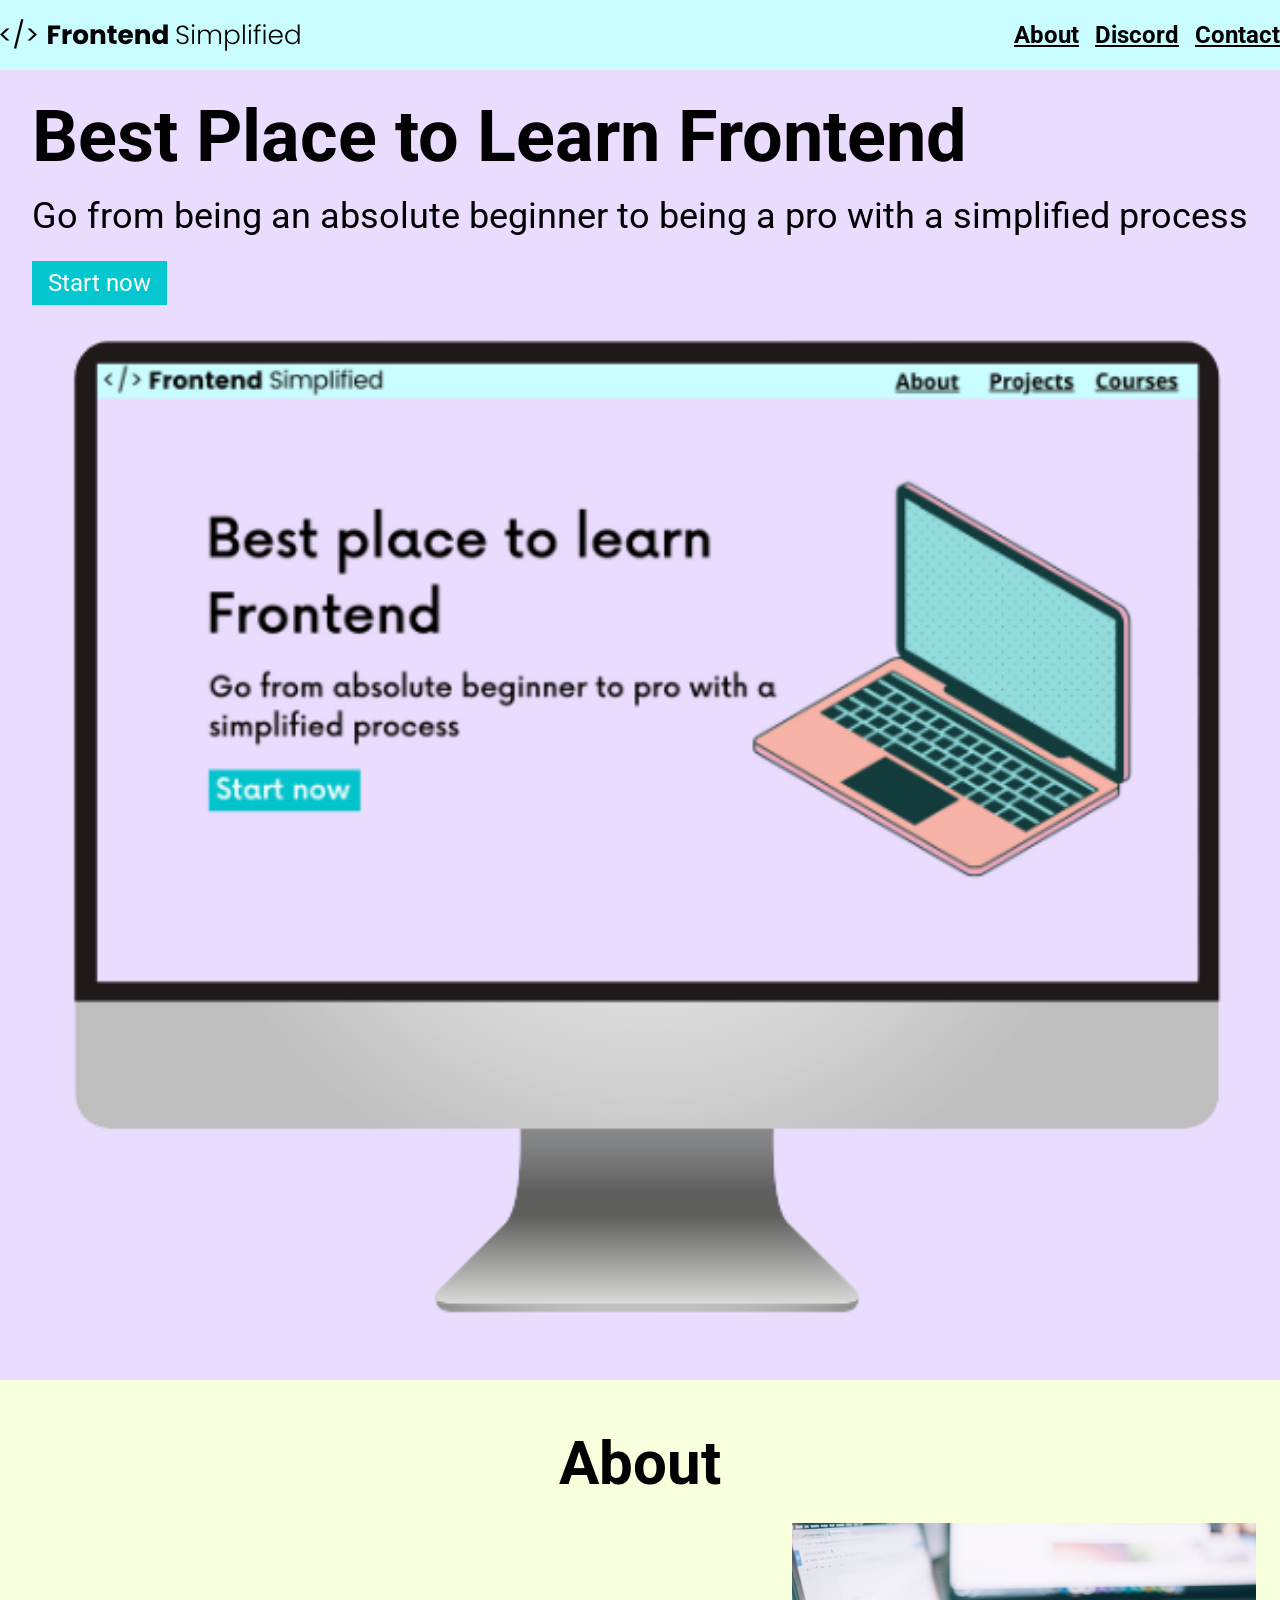
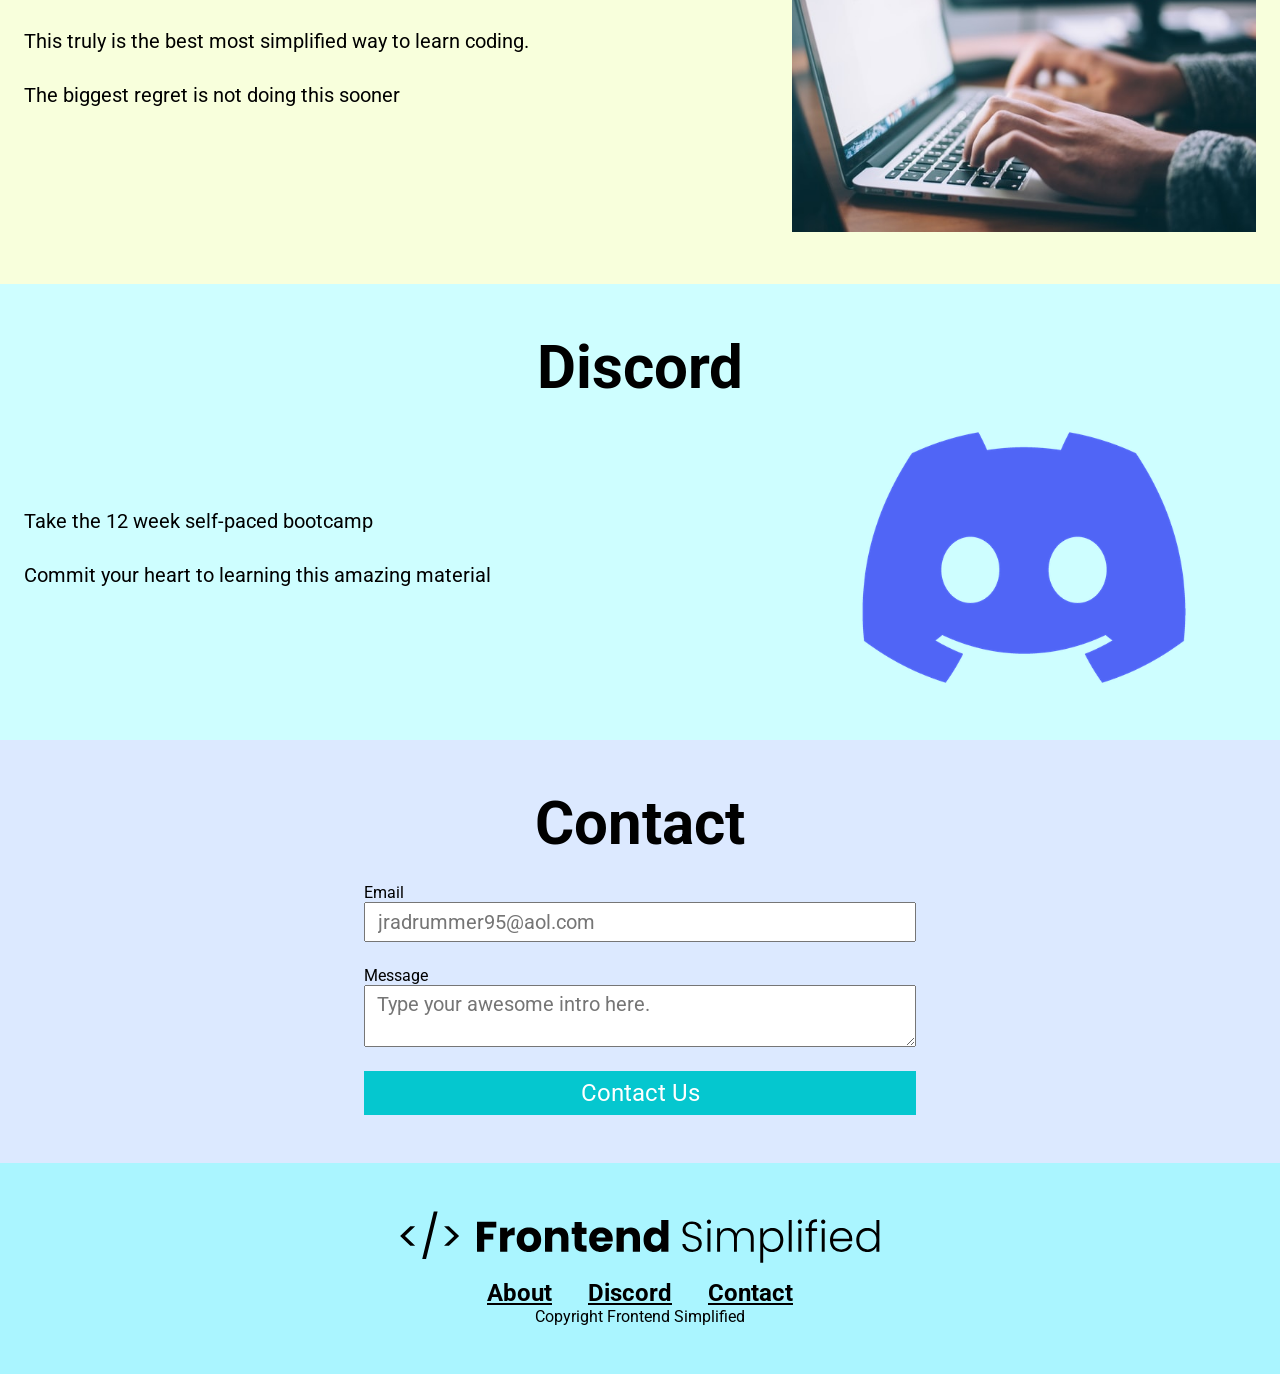
<file: index.html>
<!DOCTYPE html>
<html lang="en">
<head>
    <meta charset="UTF-8">
    <meta name="viewport" content="width=device-width, initial-scale=1.0">
    <title>Document</title>
    <link rel="stylesheet" href="./style.css">
</head>
<body>
   <section>
    <nav>
        <img src="HTML Practise Assets/FES.svg" class="logo" alt="">
        <ul>
            <li><a href="HTML Practise Assets/about.jpg">About</a></li>
            <li><a href="HTML Practise Assets/discord.png">Discord</a></li>
            <li><a href="contact">Contact</a></li>
        </ul>
    </nav>
    <header>
        <div class="row">
            <div class="home__description">
        <div>
            <h1>Best Place to Learn Frontend</h1>
            <p class="subheader">Go from being an absolute beginner to being a pro with a simplified process</p>
            <button class="home__description--button">Start now</button>
        </div>
        <figure>
            <img src="HTML Practise Assets/laptop.png" alt="Home Page image">
        </figure>
    </header>
   </section>

   <main>
    <section id="About">
        <h2>About</h2>
        <div class="section__description">
            <div class="section__description--wrapper">
                <p class="section__description--para">
                This truly is the best most simplified way to learn coding.
                </p>
                <p class="section__description--para">
                The biggest regret is not doing this sooner
                </p>
            </div>
        <figure class="about__img--wrapper">
            <img src="HTML Practise Assets/about.jpg" alt="About Image">
        </figure>
    </section>
    <section id="Discord">
        <h2>Discord</h2>
        <div class="section__description">
             <div class="section__description--wrapper">
                <p class="section__description--para">Take the 12 week self-paced bootcamp</p>
                <p class="section__description--para">Commit your heart to learning this amazing material</p>
             </div>
        <figure class="about__img--wrapper">
            <img src="HTML Practise Assets/discord.png" alt="Discord Image">
        </figure>
    </section>
    <section id="Contact">
        <h2>Contact</h2>
        <form action="">
            <span>Email</span>
            <input type="email" placeholder="jradrummer95@aol.com">
            <span>Message</span>
            <textarea type="text" placeholder="Type your awesome intro here."></textarea>
            <button>Contact Us</button>
        </form>
    </section>
   </main>

   <footer>
    <img class="footer__logo" src="HTML Practise Assets/FES.svg" alt="FES Image">
    <div >
      <a class="footer__links" href="HTML Practise Assets/about.jpg">About</a>
      <a class="footer__links" href="HTML Practise Assets/discord.png">Discord</a>
      <a class="footer__links" href="contact">Contact</a>
    </div>
    <p>Copyright Frontend Simplified</p>
   </footer>
</body>
</html>
</file>
<file: style.css>
@import url('https://fonts.googleapis.com/css2?family=Noto+Sans:ital,wght@0,100..900;1,100..900&family=Oswald:wght@300&family=Roboto:ital,wght@0,100..900;1,100..900&display=swap');
*{
    padding: 0;
    margin: 0;
    box-sizing: border-box;
    font-family: "Roboto", serif;
}

nav{
    height: 70px;
    display: flex;
    justify-content: space-between;
    align-items: center;
    padding: 0, 16px;
    background-color: #cafdff;
}
header{
    background-color: #eadcff;
    height: calc(100vh-70px);
    padding: 24px;
    display: flex;
    align-items: center;
    justify-content: center;
}
h1{
    font-size: 72px;
}
.subheader{
    font-size: 36px;
    margin: 16px 0 24px 0;
}
button{
    background-color: #05c7cf;
    color: white;
    border: none;
    padding: 8px 16px;
    font-size: 24px;
    cursor: pointer;
}
a{
    color: black;
    font-size: 24px;
    font-weight: bold;
}
.logo{
    width: 300px;
}
ul{
    display: flex
}
li{
    list-style-type: none;
    padding-left: 16px;
}
.row{
    width: 100%;
    max-width: 1300px;
    display: flex;
    align-items: center;
    justify-content: center;
}
/* ABOUT */
#About,
#Discord,
#Contact,
footer{
    padding: 48px 0;
}
#About{
   background-color: #f8ffdc;  
}
h2{
    font-size: 60px;
    text-align: center;
    margin-bottom: 24px;
}
.section__description{
    display: flex;
    justify-content: center;
    align-items: center;
}
.about__img--wrapper{
    width: 40%;
    padding: 0 24px;
}
img{
    width: 100%;
}
.section__description--wrapper{
    width: 60%;
    padding: 0 24px;
}
.section__description--para{
    font-size: 20px;
    line-height: 1.5;
    margin-bottom: 24px;
}
/* DISCORD */
#Discord{
    background-color: #cefeff;
}
/* CONTACT */
#Contact{
    background-color: #dce9ff;
}
form{
    width: 100%;
    max-width: 600px;
    display: flex;
    flex-direction: column;
    margin: 0 auto;
    padding: 0 24px;
}
input, textarea{
    margin-bottom: 24px;
    font-size: 20px;
    padding: 6px 12px;
}
/* FOOTER */
footer{
    background-color: #aaf5ff;
    display: flex;
    flex-direction: column;
    align-items: center;
}
.footer__logo{
    max-width: 480px;
    margin-bottom: 16px;
}
.footer__links{
    margin-bottom: 32px;
    padding: 0 16px;
}
@media (max-width: 728px){
    .row{
        flex-direction: column;
    }

    .home__description{
        margin-bottom: 24px;
        display: flex;
        flex-direction: column;
        align-items: center;
    }
    .home__description--button{
        max-width: 240px;
    }
    h1{
        text-align: center;
        font-size: 60px;
    }
    .subheader{
        text-align: center;
        font-size: 28px;
    }
    ul{
        display: none;
    }
    .section__description{
        flex-direction: column;
    }
    .section__description--wrapper{
        width: 100%;
    }
    .about__img--wrapper{
        width: 100%;
    }
    #discord .section__description{
        flex-direction: column-reverse;
    }
    .footer{
        padding: 48px 24px;
    }
    .footer__logo{
        max-width: 360px;
    }
    .footer__link{
        padding: 0 4px;
        font-size: 18px;
    }
    .footer__links{
        margin-bottom: 24px;
    }
}
</file>
